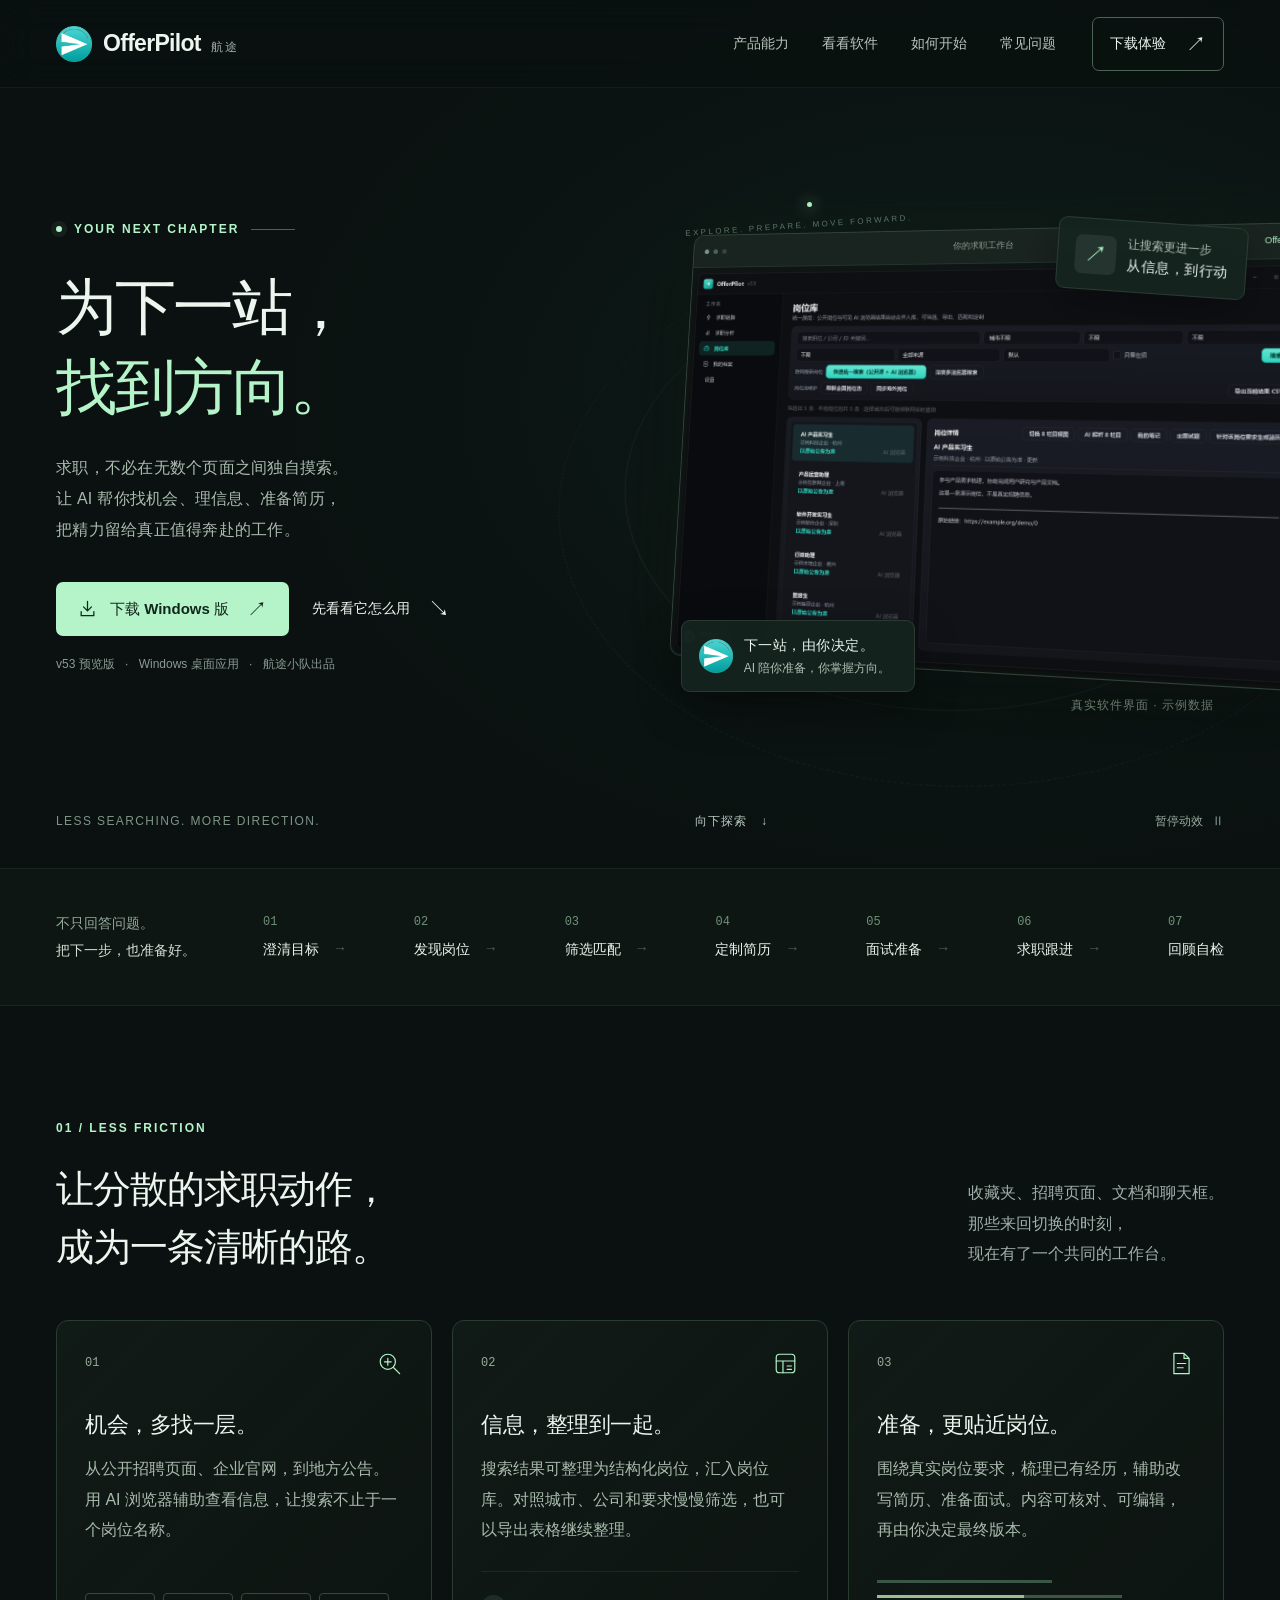
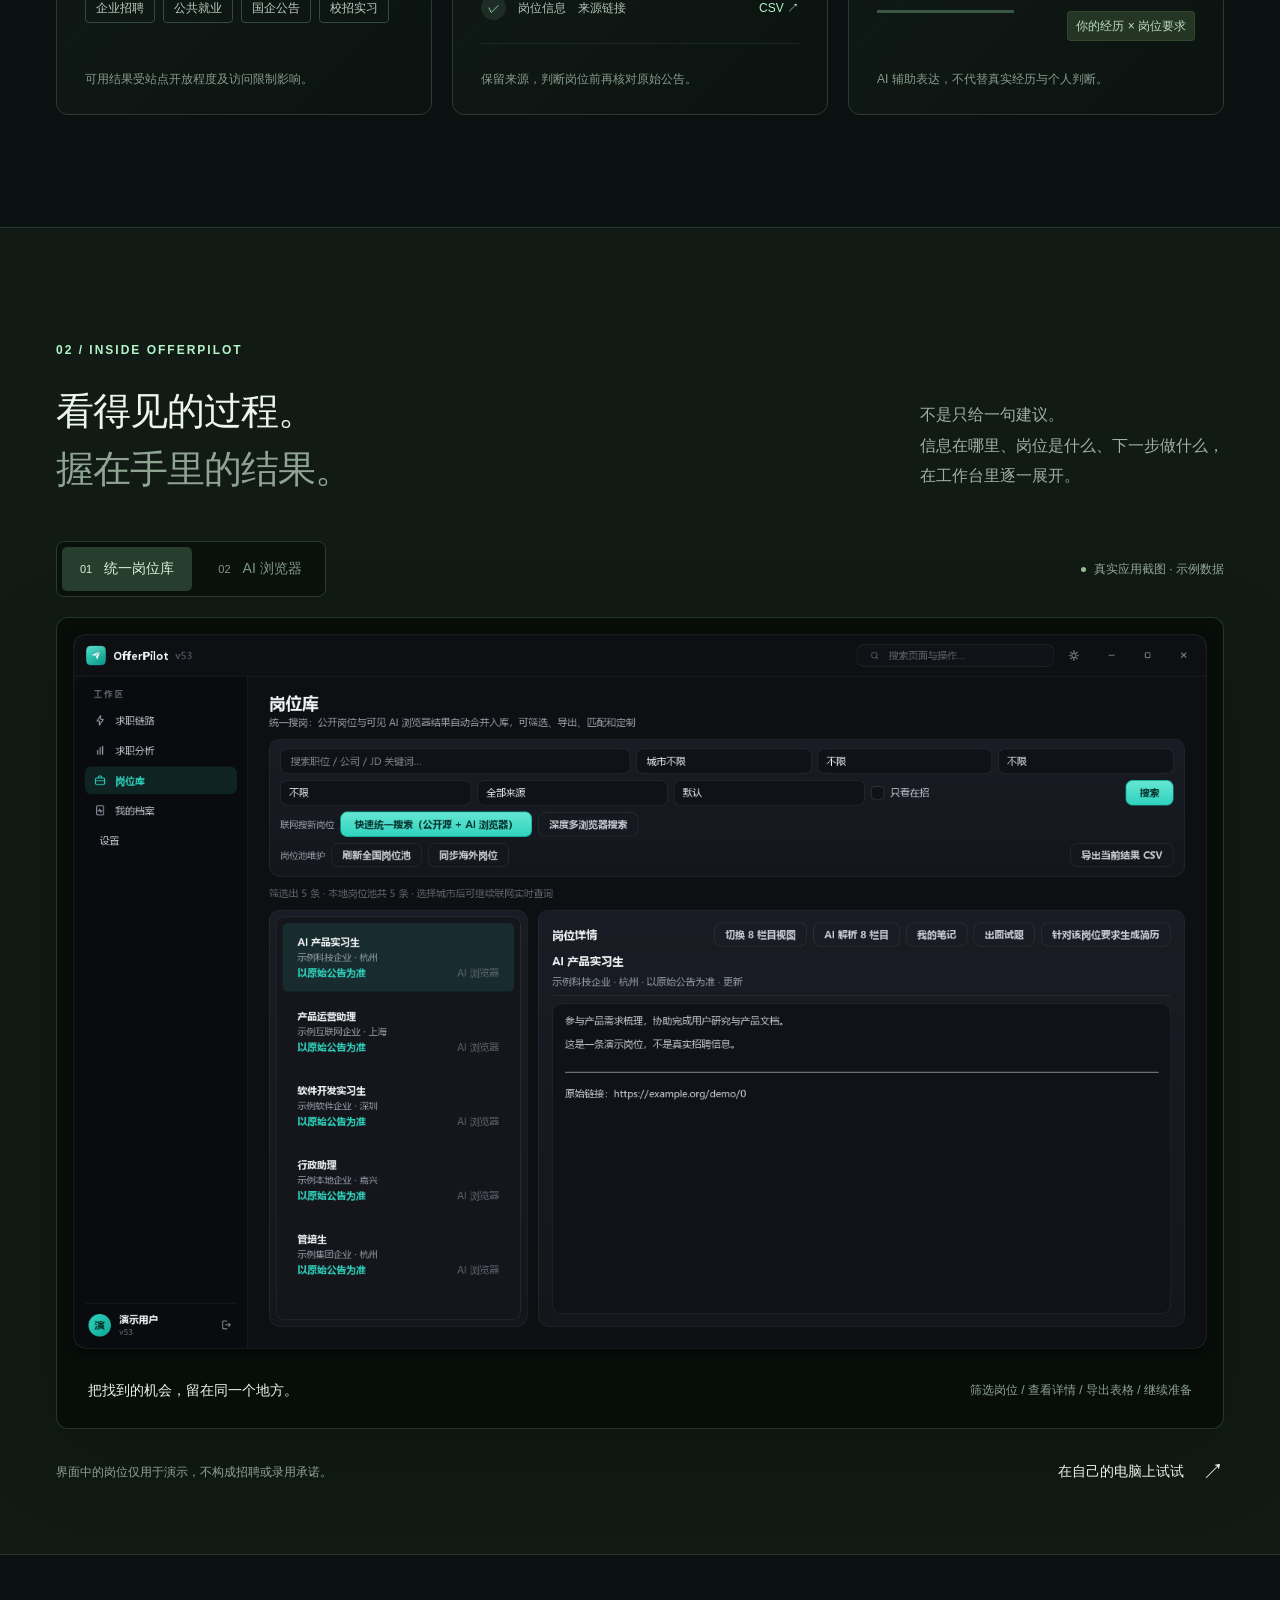
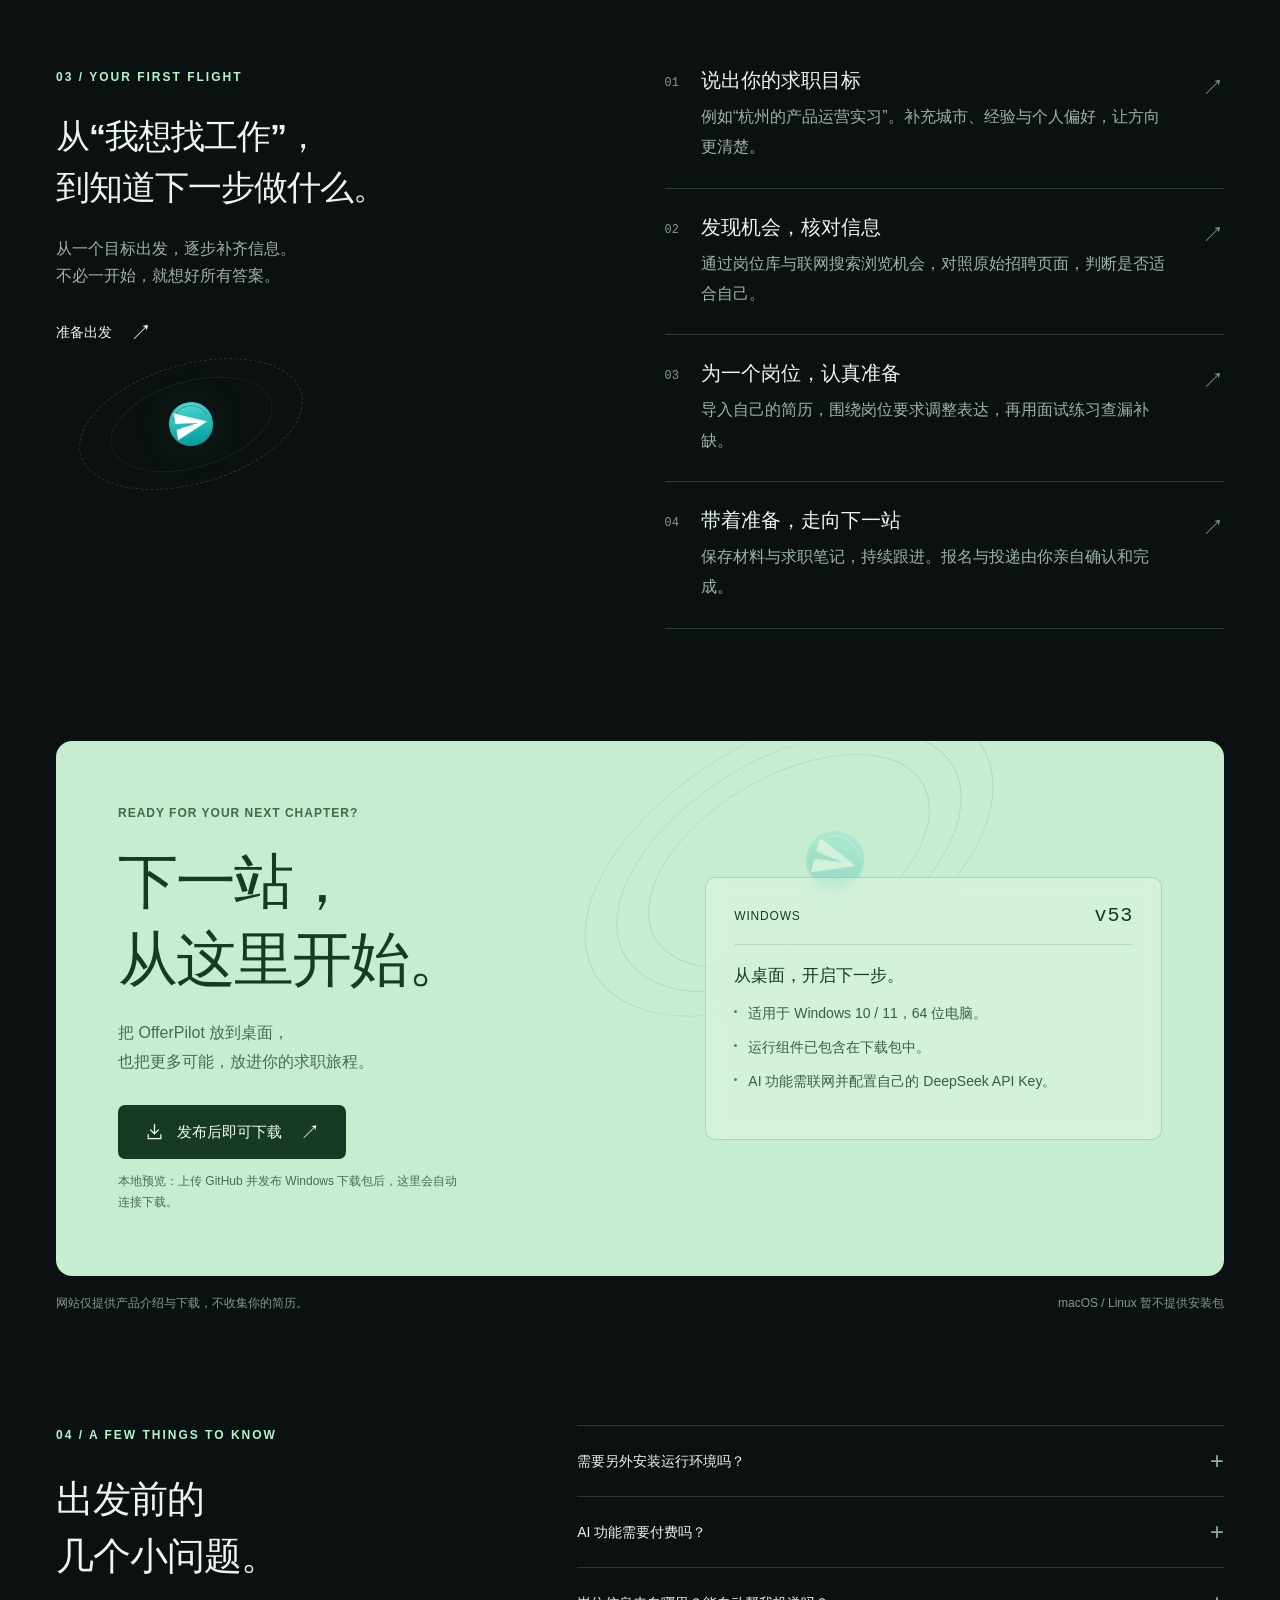
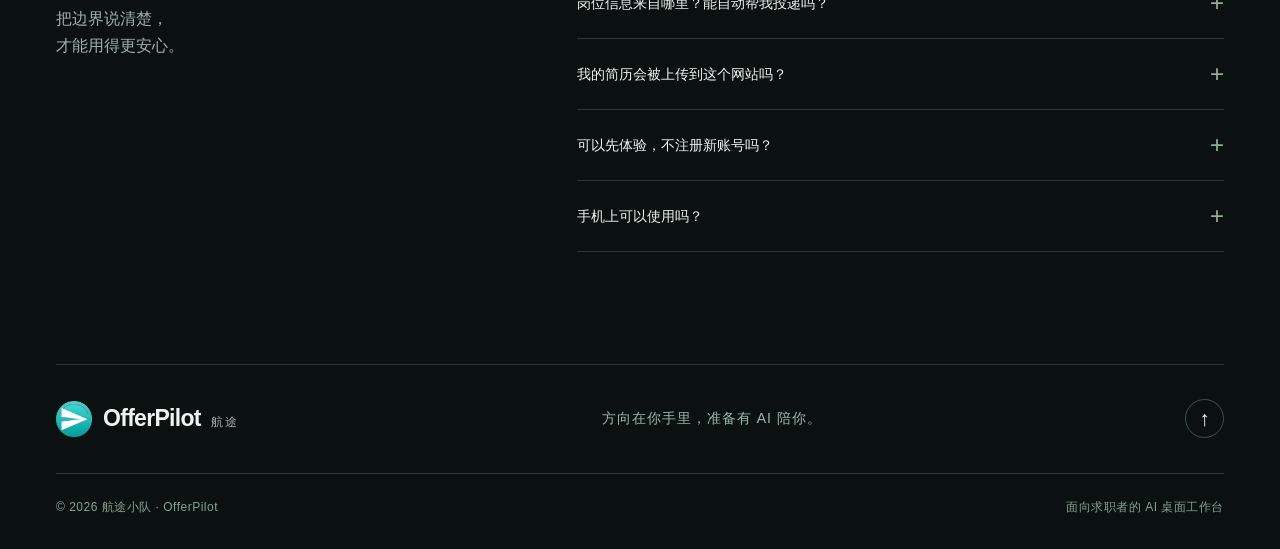
<file: docs/index.html>
<!doctype html>
<html lang="zh-CN">
<head>
  <meta charset="UTF-8">
  <meta name="viewport" content="width=device-width, initial-scale=1">
  <meta name="theme-color" content="#0a1110">
  <meta name="description" content="OfferPilot，航途小队打造的 AI 求职全链路工作台。把岗位发现、信息整理、简历定制与面试准备，放进同一段求职旅程。下载 Windows 桌面预览版。">
  <meta property="og:title" content="OfferPilot · 为下一站，找到方向">
  <meta property="og:description" content="从寻找机会，到准备好自己。一款陪你走过求职全链路的 AI 桌面工作台。">
  <meta property="og:type" content="website">
  <title>OfferPilot 航途 · 为下一站，找到方向</title>
  <link rel="icon" href="assets/favicon.ico">
  <link rel="stylesheet" href="style.css">
  <script src="config.js" defer></script>
  <script src="app.js" defer></script>
</head>
<body>
  <a class="skip-link" href="#main">跳转到正文</a>
  <header class="site-header">
    <div class="nav-wrap container">
      <a class="brand" href="#" aria-label="OfferPilot 首页"><img src="assets/logo.png" width="36" height="36" alt=""><span>OfferPilot<span class="brand-cn">航途</span></span></a>
      <button class="menu-toggle" aria-expanded="false" aria-controls="nav-links" aria-label="打开导航"><span></span><span></span></button>
      <nav id="nav-links" aria-label="主导航">
        <a href="#features">产品能力</a><a href="#inside">看看软件</a><a href="#how">如何开始</a><a href="#faq">常见问题</a>
      </nav>
      <a class="nav-download" href="#download">下载体验 <span aria-hidden="true">↗</span></a>
    </div>
  </header>

  <main id="main">
    <section class="hero container" aria-labelledby="hero-title">
      <div class="hero-copy">
        <p class="eyebrow"><span class="status-dot"></span> YOUR NEXT CHAPTER <span class="eyebrow-line"></span></p>
        <h1 id="hero-title">为下一站，<br><span>找到方向。</span></h1>
        <p class="hero-intro">求职，不必在无数个页面之间独自摸索。<br>让 AI 帮你找机会、理信息、准备简历，<br class="desktop-break">把精力留给真正值得奔赴的工作。</p>
        <div class="hero-actions"><a class="button primary" href="#download"><svg viewBox="0 0 24 24" aria-hidden="true"><path d="M12 3v12m-5-5 5 5 5-5M4 16v5h16v-5"/></svg>下载 Windows 版<span aria-hidden="true">↗</span></a><a class="text-link" href="#inside">先看看它怎么用 <span aria-hidden="true">↘</span></a></div>
        <p class="hero-meta">v53 预览版 <span>·</span> Windows 桌面应用 <span>·</span> 航途小队出品</p>
      </div>
      <div class="hero-visual" aria-label="OfferPilot 岗位库界面预览">
        <div class="orbit orbit-one" aria-hidden="true"></div><div class="orbit orbit-two" aria-hidden="true"></div>
        <div class="orbit-traveller" aria-hidden="true"><span></span></div>
        <div class="coordinate coordinate-top" aria-hidden="true">EXPLORE. PREPARE. MOVE FORWARD.</div>
        <div class="hero-app" data-tilt>
          <div class="window-bar"><div class="window-dots" aria-hidden="true"><i></i><i></i><i></i></div><span>你的求职工作台</span><span class="window-badge">OfferPilot</span></div>
          <img src="assets/product-jobs.png" width="1540" height="980" alt="OfferPilot 真实岗位库界面，左侧筛选岗位，右侧查看详细要求；画面使用示例数据" fetchpriority="high">
        </div>
        <div class="floating-note note-top"><span class="note-icon" aria-hidden="true">↗</span><div><span>让搜索更进一步</span><strong>从信息，到行动</strong></div></div>
        <div class="floating-note note-bottom"><img src="assets/logo.png" width="34" height="34" alt=""><div><strong>下一站，由你决定。</strong><span>AI 陪你准备，你掌握方向。</span></div></div>
        <span class="visual-caption">真实软件界面 · 示例数据</span>
      </div>
      <div class="hero-footer"><span>LESS SEARCHING. MORE DIRECTION.</span><a href="#journey">向下探索 <span aria-hidden="true">↓</span></a><button id="motion-toggle" class="motion-toggle" aria-pressed="false">暂停动效 <span aria-hidden="true">Ⅱ</span></button></div>
    </section>

    <section class="journey" id="journey" aria-label="求职全链路">
      <div class="container journey-inner"><p>不只回答问题。<br><strong>把下一步，也准备好。</strong></p><ol><li><span>01</span>澄清目标</li><li><span>02</span>发现岗位</li><li><span>03</span>筛选匹配</li><li><span>04</span>定制简历</li><li><span>05</span>面试准备</li><li><span>06</span>求职跟进</li><li><span>07</span>回顾自检</li></ol></div>
    </section>

    <section id="features" class="section container">
      <div class="section-heading reveal"><p class="eyebrow">01 / LESS FRICTION</p><div class="heading-row"><h2>让分散的求职动作，<br>成为一条清晰的路。</h2><p>收藏夹、招聘页面、文档和聊天框。<br>那些来回切换的时刻，<br>现在有了一个共同的工作台。</p></div></div>
      <div class="feature-grid">
        <article class="feature-card reveal"><div class="feature-top"><span class="feature-number">01</span><svg viewBox="0 0 32 32" aria-hidden="true"><circle cx="14" cy="14" r="9"/><path d="m21 21 7 7M14 10v8m-4-4h8"/></svg></div><h3>机会，多找一层。</h3><p>从公开招聘页面、企业官网，到地方公告。用 AI 浏览器辅助查看信息，让搜索不止于一个岗位名称。</p><div class="channel-list" aria-label="支持探索的渠道类型"><span>企业招聘</span><span>公共就业</span><span>国企公告</span><span>校招实习</span></div><small>可用结果受站点开放程度及访问限制影响。</small></article>
        <article class="feature-card reveal"><div class="feature-top"><span class="feature-number">02</span><svg viewBox="0 0 32 32" aria-hidden="true"><rect x="5" y="5" width="22" height="22" rx="4"/><path d="M5 13h22M13 13v14m5-8h5m-5 4h5"/></svg></div><h3>信息，整理到一起。</h3><p>搜索结果可整理为结构化岗位，汇入岗位库。对照城市、公司和要求慢慢筛选，也可以导出表格继续整理。</p><div class="mini-record"><span class="mini-check" aria-hidden="true">✓</span><span>岗位信息</span><span>来源链接</span><span class="mini-export">CSV ↗</span></div><small>保留来源，判断岗位前再核对原始公告。</small></article>
        <article class="feature-card reveal"><div class="feature-top"><span class="feature-number">03</span><svg viewBox="0 0 32 32" aria-hidden="true"><path d="M19 4H7v24h18V10l-6-6Zm0 0v6h6M11 16h10m-10 5h7"/></svg></div><h3>准备，更贴近岗位。</h3><p>围绕真实岗位要求，梳理已有经历，辅助改写简历、准备面试。内容可核对、可编辑，再由你决定最终版本。</p><div class="resume-lines" aria-hidden="true"><span></span><span></span><span></span><b>你的经历 × 岗位要求</b></div><small>AI 辅助表达，不代替真实经历与个人判断。</small></article>
      </div>
    </section>

    <section id="inside" class="section showcase">
      <div class="container">
        <div class="section-heading reveal"><p class="eyebrow">02 / INSIDE OFFERPILOT</p><div class="heading-row"><h2>看得见的过程。<br><span class="muted-heading">握在手里的结果。</span></h2><p>不是只给一句建议。<br>信息在哪里、岗位是什么、下一步做什么，<br>在工作台里逐一展开。</p></div></div>
        <div class="showcase-controls reveal"><div class="showcase-tabs" role="tablist" aria-label="产品界面"><button role="tab" id="tab-jobs" aria-selected="true" aria-controls="panel-jobs" tabindex="0">01 <span>统一岗位库</span></button><button role="tab" id="tab-browser" aria-selected="false" aria-controls="panel-browser" tabindex="-1">02 <span>AI 浏览器</span></button></div><span class="sample-label"><span></span>真实应用截图 · 示例数据</span></div>
        <div class="showcase-frame reveal">
          <div id="panel-jobs" role="tabpanel" aria-labelledby="tab-jobs" tabindex="0"><img src="assets/product-jobs.png" loading="lazy" width="1540" height="980" alt="岗位库：在一个页面筛选、浏览岗位详情，继续简历和面试准备"><div class="screen-caption"><strong>把找到的机会，留在同一个地方。</strong><span>筛选岗位 / 查看详情 / 导出表格 / 继续准备</span></div></div>
          <div id="panel-browser" role="tabpanel" aria-labelledby="tab-browser" tabindex="0" hidden><img src="assets/product-browser.png" loading="lazy" width="1540" height="980" alt="AI 浏览器：输入任务、查看执行结果，把岗位信息整理成表格"><div class="screen-caption"><strong>说出目标，让信息收集有迹可循。</strong><span>任务输入 / 浏览过程 / 结构化结果 / 岗位整理</span></div></div>
        </div>
        <div class="showcase-bottom"><span>界面中的岗位仅用于演示，不构成招聘或录用承诺。</span><a class="text-link" href="#download">在自己的电脑上试试 <span aria-hidden="true">↗</span></a></div>
      </div>
    </section>

    <section class="section container how-section" id="how">
      <div class="how-intro reveal"><p class="eyebrow">03 / YOUR FIRST FLIGHT</p><h2>从“我想找工作”，<br>到知道下一步做什么。</h2><p>从一个目标出发，逐步补齐信息。<br>不必一开始，就想好所有答案。</p><a class="text-link" href="#download">准备出发 <span aria-hidden="true">↗</span></a><div class="flight-mark" aria-hidden="true"><span></span><img src="assets/logo.png" width="72" height="72" alt=""></div></div>
      <ol class="step-list">
        <li class="reveal"><span class="step-index">01</span><div><h3>说出你的求职目标</h3><p>例如“杭州的产品运营实习”。补充城市、经验与个人偏好，让方向更清楚。</p></div><span class="step-arrow" aria-hidden="true">↗</span></li>
        <li class="reveal"><span class="step-index">02</span><div><h3>发现机会，核对信息</h3><p>通过岗位库与联网搜索浏览机会，对照原始招聘页面，判断是否适合自己。</p></div><span class="step-arrow" aria-hidden="true">↗</span></li>
        <li class="reveal"><span class="step-index">03</span><div><h3>为一个岗位，认真准备</h3><p>导入自己的简历，围绕岗位要求调整表达，再用面试练习查漏补缺。</p></div><span class="step-arrow" aria-hidden="true">↗</span></li>
        <li class="reveal"><span class="step-index">04</span><div><h3>带着准备，走向下一站</h3><p>保存材料与求职笔记，持续跟进。报名与投递由你亲自确认和完成。</p></div><span class="step-arrow" aria-hidden="true">↗</span></li>
      </ol>
    </section>

    <section id="download" class="download-section container">
      <div class="download-card reveal">
        <div class="download-decoration" aria-hidden="true"><span></span><span></span><span></span><img src="assets/logo.png" width="112" height="112" alt=""></div>
        <div class="download-copy"><p class="eyebrow">READY FOR YOUR NEXT CHAPTER?</p><h2>下一站，<br>从这里开始。</h2><p>把 OfferPilot 放到桌面，<br>也把更多可能，放进你的求职旅程。</p>
          <a id="download-button" class="button download-button" href="#download-help" aria-describedby="download-status"><svg viewBox="0 0 24 24" aria-hidden="true"><path d="M12 3v12m-5-5 5 5 5-5M4 16v5h16v-5"/></svg><span id="download-label">查看下载说明</span><span aria-hidden="true">↗</span></a>
          <p id="download-status" class="download-status" role="status">正在检查 Windows 下载包…</p>
          <noscript><p>请启用 JavaScript，或前往 GitHub 发行页下载 Windows 版。</p></noscript>
        </div>
        <div class="download-details" id="download-help"><div class="download-version"><span>WINDOWS</span><strong id="version-label">v53</strong></div><h3>从桌面，开启下一步。</h3><ul><li>适用于 Windows 10 / 11，64 位电脑。</li><li id="install-hint">运行组件已包含在下载包中。</li><li>AI 功能需联网并配置自己的 DeepSeek API Key。</li></ul><a id="release-link" class="release-link" hidden target="_blank" rel="noopener noreferrer">查看版本 <span aria-hidden="true">↗</span></a></div>
      </div>
      <div class="download-footnote"><span>网站仅提供产品介绍与下载，不收集你的简历。</span><span>macOS / Linux 暂不提供安装包</span></div>
    </section>

    <section id="faq" class="section container faq-section">
      <div class="faq-heading reveal"><p class="eyebrow">04 / A FEW THINGS TO KNOW</p><h2>出发前的<br>几个小问题。</h2><p>把边界说清楚，<br>才能用得更安心。</p></div>
      <div class="faq-list reveal">
        <details><summary>需要另外安装运行环境吗？<span aria-hidden="true">+</span></summary><div><p>运行所需组件已包含在安装包中。</p></div></details>
        <details><summary>AI 功能需要付费吗？<span aria-hidden="true">+</span></summary><div><p>此页面提供软件预览版下载，不代售模型服务。AI 分析、简历生成等功能需要你在设置中填写自己的 DeepSeek API Key，费用和可用额度以模型服务商为准。额度不足时，相关 AI 功能会无法运行。</p></div></details>
        <details><summary>岗位信息来自哪里？能自动帮我投递吗？<span aria-hidden="true">+</span></summary><div><p>产品通过公开招聘信息和浏览器辅助搜索收集岗位。可获取的范围取决于站点是否开放、登录限制、网络情况等，不承诺覆盖所有城市的全部岗位。请以原始招聘公告为准；报名、上传材料和投递需要你自行确认完成。</p></div></details>
        <details><summary>我的简历会被上传到这个网站吗？<span aria-hidden="true">+</span></summary><div><p>不会。这是静态宣传与下载网站，没有简历上传入口。桌面软件中的材料在本机保存；使用 AI 生成或分析时，相关简历文字、岗位要求和提示内容会发送给你配置的模型服务。请先脱敏，避免输入不必要的敏感信息。</p></div></details>
        <details><summary>可以先体验，不注册新账号吗？<span aria-hidden="true">+</span></summary><div><p>v53 提供演示登录：账号 <code>demo</code>，密码 <code>demo1234</code>（中间没有空格）。演示账号不包含可共享的模型 Key。正式使用自己的资料时，建议创建个人账号；此网站本身无需注册。</p></div></details>
        <details><summary>手机上可以使用吗？<span aria-hidden="true">+</span></summary><div><p>你可以在手机上浏览这个网站。当前下载文件是 Windows 桌面版，不能直接在 Android、iPhone、macOS 或 Linux 上运行。请在 Windows 电脑上下载和安装。</p></div></details>
      </div>
    </section>
  </main>

  <footer class="site-footer container"><div class="footer-top"><a class="brand" href="#"><img src="assets/logo.png" width="36" height="36" alt=""><span>OfferPilot<span class="brand-cn">航途</span></span></a><p>方向在你手里，准备有 AI 陪你。</p><a href="#" class="back-top" aria-label="回到顶部">↑</a></div><div class="footer-bottom"><span>© <span id="year">2026</span> 航途小队 · OfferPilot</span><span>面向求职者的 AI 桌面工作台</span><a id="github-link" hidden target="_blank" rel="noopener noreferrer">GitHub ↗</a></div></footer>
</body>
</html>
</file>
<file: docs/style.css>
@charset "UTF-8";
:root{--bg:#0a1110;--surface:#101a18;--ink:#edf5ef;--muted:#a0afa8;--line:#26352f;--mint:#b5f4c9;--teal:#39d7bf;--ease:cubic-bezier(.2,.65,.25,1);color-scheme:dark;font-family:Inter,"Segoe UI","Microsoft YaHei UI","Microsoft YaHei","PingFang SC",sans-serif;font-synthesis:none}
*{box-sizing:border-box}html{scroll-behavior:smooth;scroll-padding-top:105px}body{margin:0;background:var(--bg);color:var(--ink);font-size:16px;line-height:1.7;-webkit-font-smoothing:antialiased;overflow-x:clip}body::before{content:"";position:absolute;inset:0 0 auto;height:1060px;pointer-events:none;background:radial-gradient(ellipse at 77% 38%,#1b44382e,transparent 53%);z-index:-1}a{color:inherit;text-decoration:none}button{font:inherit;color:inherit;cursor:pointer}button,a{-webkit-tap-highlight-color:transparent}button:focus-visible,a:focus-visible,summary:focus-visible,[tabindex]:focus-visible{outline:2px solid var(--teal);outline-offset:6px}button:disabled{cursor:default}img{display:block;max-width:100%;height:auto}svg{width:24px;height:24px;fill:none;stroke:currentColor;stroke-width:1.6;stroke-linecap:round;stroke-linejoin:round;flex-shrink:0}p,h1,h2,h3{margin:0}h1,h2,h3{font-weight:600;line-height:1.3}button{border:0}::selection{background:#b5f4c9;color:#10221a}[hidden]{display:none!important}.container{width:min(1280px,calc(100% - 112px));margin-inline:auto}.skip-link{position:fixed;top:-80px;left:16px;background:var(--mint);color:var(--bg);padding:12px 20px;z-index:100}.skip-link:focus{top:16px}
.site-header{height:88px;position:relative;z-index:20;border-bottom:1px solid #ffffff0c;background:#0a1110c9;backdrop-filter:blur(18px)}.nav-wrap{height:100%;display:flex;align-items:center;gap:36px}.brand{display:flex;align-items:center;gap:11px;white-space:nowrap;font-size:23px;font-weight:650;letter-spacing:-.7px}.brand img{border-radius:11px}.brand-cn{font-size:12px;letter-spacing:2px;font-weight:500;color:var(--muted);margin-left:10px}.nav-wrap nav{display:flex;align-items:center;gap:33px;margin-left:auto;font-size:14px;color:#b8c3bd}.nav-wrap nav a:hover{color:var(--mint)}.nav-download{font-size:14px;border:1px solid #4b6355;border-radius:7px;padding:9px 17px;display:flex;align-items:center;gap:20px;transition:background .2s}.nav-download:hover{background:#b5f4c915}.nav-download span{font-size:20px}.menu-toggle{display:none}
.hero{min-height:780px;display:grid;grid-template-columns:1.02fr 1fr;align-items:center;position:relative;padding-top:40px;padding-bottom:102px;gap:26px}.hero-copy{position:relative;z-index:3}.eyebrow{font-size:11px;letter-spacing:2px;font-weight:600;display:flex;align-items:center;gap:12px;line-height:1.7;color:var(--mint)}.status-dot{width:6px;height:6px;border-radius:50%;background:var(--mint);box-shadow:0 0 0 5px #b5f4c910}.eyebrow-line{width:44px;height:1px;background:#456652}.hero h1{font-size:clamp(46px,4.8vw,70px);line-height:1.3;letter-spacing:-2.4px;margin:28px 0 25px;font-weight:650}.hero h1>span{color:var(--mint)}.hero-intro{color:#aabbae;font-size:16px;line-height:1.95;letter-spacing:.25px}.hero-actions{display:flex;align-items:center;gap:23px;margin-top:36px}.button{display:inline-flex;align-items:center;justify-content:center;gap:13px;min-height:54px;padding:12px 22px;border-radius:7px;font-size:15px;font-weight:600;line-height:1.4;transition:background .25s,transform .25s;white-space:nowrap}.button:hover{transform:translateY(-3px)}.button>span:last-child:not(:first-child){margin-left:5px;font-size:20px;font-weight:400}.primary{background:var(--mint);color:#11271b}.primary:hover{background:#cffada}.button svg{width:19px;height:19px}.text-link{font-size:14px;display:inline-flex;align-items:center;gap:18px;white-space:nowrap}.text-link>span{font-size:22px;transition:transform .25s}.text-link:hover>span{transform:translate(3px,-3px)}.hero-meta{font-size:11px;color:#8a9b92;margin-top:18px}.hero-meta span{margin:0 7px}.hero-visual{position:relative;min-width:0;min-height:480px;display:flex;align-items:center;perspective:1300px}.hero-app{width:114%;flex-shrink:0;border:1px solid #63897565;border-radius:12px;overflow:hidden;background:#101615;box-shadow:0 32px 80px #0006,0 0 85px #55976914;transform:rotateY(-13deg) rotateX(6deg) rotateZ(1deg);transition:transform .65s var(--ease);position:relative;z-index:2}.hero-app img{width:100%}.window-bar{display:flex;align-items:center;justify-content:space-between;height:35px;padding:0 12px;font-size:9px;color:#90a297;background:#19231f;border-bottom:1px solid #354e4066}.window-dots{display:flex;gap:5px}.window-dots i{width:5px;height:5px;background:#789788;border-radius:50%}.window-dots i:nth-child(2){opacity:.55}.window-dots i:nth-child(3){opacity:.3}.window-badge{color:var(--mint)}.orbit{position:absolute;width:640px;height:640px;left:-5%;top:-75px;border:1px solid #779a7f1a;border-radius:50%;transform:rotateX(49deg) rotateZ(-27deg);pointer-events:none}.orbit-two{width:780px;height:780px;left:-16%;top:-143px;border-style:dashed;border-color:#779a7f15}.orbit-traveller{position:absolute;width:570px;height:570px;left:1%;top:-34px;border-radius:50%;animation:orbit 27s linear infinite;pointer-events:none}.orbit-traveller span{position:absolute;top:5%;left:25%;height:5px;width:5px;border-radius:50%;background:var(--mint);box-shadow:0 0 15px var(--mint)}.coordinate{position:absolute;top:12px;left:26px;font-size:8px;letter-spacing:2.4px;color:#65796a;transform:rotate(-4deg)}.floating-note{position:absolute;z-index:4;display:flex;align-items:center;gap:11px;padding:13px 17px;background:#15241eef;backdrop-filter:blur(16px);border:1px solid #506b545c;border-radius:9px;box-shadow:0 16px 45px #0005;animation:float 7s var(--ease) infinite}.floating-note strong{display:block;font-size:13px;font-weight:500;letter-spacing:.5px}.floating-note div>span{display:block;font-size:10px;color:#afc1b4}.note-top{right:-4%;top:30px;transform:rotate(4deg)}.note-top .note-icon{color:var(--mint);font-size:23px;background:#b5f4c916;padding:0 9px;border-radius:7px}.note-bottom{left:22px;bottom:14px;animation-delay:-3s;padding-right:24px}.note-bottom img{border-radius:9px}.visual-caption{position:absolute;bottom:-28px;right:10px;color:#8b9f91;font-size:10px;letter-spacing:1px}.hero-footer{position:absolute;bottom:29px;left:0;right:0;display:flex;align-items:center;justify-content:space-between;color:#7e9487;font-size:10px;letter-spacing:1.8px}.hero-footer>a{color:#b9c9bf;font-size:12px;display:flex;gap:14px;letter-spacing:1px}.motion-toggle{background:transparent;font-size:11px;color:#97aa9e;padding:8px 0 8px 12px;letter-spacing:0}.motion-toggle span{margin-left:6px}
.journey{border-block:1px solid #2b3c3170;background:#10191499}.journey-inner{display:flex;align-items:center;gap:38px;min-height:136px}.journey-inner>p{font-size:13px;color:#95a99b;min-width:169px;line-height:1.9}.journey-inner strong{color:#d3e0d6;font-weight:500}.journey ol{padding:0;margin:0;list-style:none;display:flex;justify-content:space-between;flex:1;gap:24px}.journey li{font-size:13px;white-space:nowrap;position:relative}.journey li:not(:last-child)::after{content:"→";position:absolute;left:calc(100% + 14px);bottom:1px;color:#4c6555}.journey li span{display:block;font-size:10px;color:#71917a;margin-bottom:5px;font-family:Consolas,monospace}
.section{padding-block:112px}.section-heading{margin-bottom:44px}.section-heading .eyebrow{margin-bottom:22px}.heading-row{display:flex;align-items:flex-end;justify-content:space-between;gap:40px}.heading-row h2,.how-intro h2,.faq-heading h2{font-size:clamp(28px,3vw,42px);line-height:1.5;letter-spacing:-1px}.heading-row>p{font-size:14px;color:var(--muted);line-height:1.9;max-width:330px;padding-bottom:6px}.feature-grid{display:grid;grid-template-columns:repeat(3,1fr);gap:20px}.feature-card{position:relative;border:1px solid #2a3b30;background:linear-gradient(135deg,#19251e77,#10191344);border-radius:12px;padding:29px 28px 24px;overflow:hidden;transition:border-color .3s,transform .3s}.feature-card:hover{border-color:#607a5f;transform:translateY(-5px)}.feature-top{display:flex;align-items:center;justify-content:space-between;margin-bottom:34px;color:var(--mint)}.feature-number{font-size:11px;font-family:Consolas,monospace;color:#96ac99}.feature-top svg{height:27px;width:27px;stroke-width:1.4}.feature-card h3{font-size:22px;font-weight:500;margin-bottom:15px;letter-spacing:-.5px}.feature-card>p{font-size:14px;color:#a9bbad;line-height:1.9}.feature-card small{font-size:11px;color:#879c8c;display:block;margin-top:25px}.channel-list{display:flex;flex-wrap:wrap;gap:8px;margin-top:26px;min-height:73px;align-content:center}.channel-list span{font-size:11px;border:1px solid #344b39;padding:4px 10px;border-radius:4px;color:#bacdbe}.mini-record{height:73px;margin-top:26px;display:flex;align-items:center;gap:12px;border-block:1px solid #32453466;font-size:10px;color:#afc4b6}.mini-check{background:#a8ecc519;color:var(--mint);height:25px;width:25px;display:grid;place-items:center;border-radius:50%}.mini-export{margin-left:auto;color:var(--mint)}.resume-lines{height:73px;margin-top:26px;position:relative;padding-top:9px}.resume-lines>span{height:3px;background:#3a5645;display:block;width:55%;margin-bottom:12px}.resume-lines>span:nth-child(2){width:77%;background:linear-gradient(to right,#9dbd94 60%,#3a5645 60%)}.resume-lines>span:nth-child(3){width:43%}.resume-lines>b{font-size:10px;font-weight:400;position:absolute;right:0;bottom:3px;color:#bddcc0;border:1px solid #5a745440;background:#243623;border-radius:4px;padding:4px 8px}
.showcase{background:#111a15;border-block:1px solid #26372c;padding-bottom:63px}.muted-heading{color:#8fa492}.showcase-controls{display:flex;align-items:center;justify-content:space-between;margin:38px 0 20px;gap:15px}.showcase-tabs{display:flex;gap:8px;padding:5px;background:#0a110d;border:1px solid #293b2d;border-radius:8px}.showcase-tabs button{background:transparent;border-radius:5px;font-size:11px;color:#7d9786;padding:10px 18px}.showcase-tabs button>span{margin-left:9px;font-size:13px}.showcase-tabs button[aria-selected=true]{background:#273d2e;color:#d7f3d9}.sample-label{font-size:11px;color:#91a798;display:flex;align-items:center;gap:8px}.sample-label>span{width:5px;height:5px;background:#9abc91;border-radius:50%}.showcase-frame{background:#070e0a;border:1px solid #42604580;border-radius:12px;overflow:hidden;padding:6px;box-shadow:0 25px 90px #0003}.showcase-frame img{border-radius:7px;width:100%;height:auto}.screen-caption{padding:20px 25px;display:flex;align-items:center;justify-content:space-between;gap:20px}.screen-caption strong{font-size:14px;font-weight:500}.screen-caption>span{font-size:11px;color:#8fa392}.showcase-bottom{display:flex;align-items:center;justify-content:space-between;gap:20px;margin-top:24px}.showcase-bottom>span{font-size:11px;color:#8fa493}.showcase-bottom .text-link{font-size:12px}
.how-section{display:grid;grid-template-columns:1fr 1.1fr;gap:100px}.how-intro .eyebrow,.faq-heading .eyebrow{margin-bottom:24px}.how-intro h2{font-size:34px}.how-intro>p:not(.eyebrow){color:var(--muted);font-size:14px;margin:22px 0 25px}.flight-mark{height:145px;position:relative;width:270px;display:flex;align-items:center;justify-content:center}.flight-mark span{position:absolute;height:120px;width:230px;border:1px dashed #4c6a4b77;border-radius:50%;transform:rotate(-16deg)}.flight-mark::after{content:"";width:165px;height:85px;border:1px solid #456d4733;border-radius:50%;position:absolute;transform:rotate(-16deg)}.flight-mark img{width:44px;border-radius:12px;transform:rotate(-10deg);animation:float 8s var(--ease) infinite;box-shadow:0 0 40px #5fffbd17}.step-list{list-style:none;margin:0;padding:0}.step-list li{display:flex;gap:22px;padding:25px 0;border-bottom:1px solid #2a3d2e}.step-list li:first-child{padding-top:0}.step-index{color:#849c88;font-size:12px;padding-top:6px;font-family:Consolas,monospace}.step-list h3{font-size:20px;font-weight:500;margin-bottom:9px}.step-list p{font-size:13px;color:#9db3a3;line-height:1.9}.step-arrow{color:#719d7a;font-size:22px;margin-left:10px;padding-top:2px}
.download-section{scroll-margin-top:35px}.download-card{background:#c7edd1;color:#173a24;border-radius:16px;padding:62px;display:grid;grid-template-columns:1.1fr 1fr;gap:85px;position:relative;overflow:hidden}.download-copy{position:relative;z-index:2}.download-copy .eyebrow{color:#3d6d49;font-size:10px;letter-spacing:1.7px}.download-copy h2{font-size:60px;line-height:1.3;letter-spacing:-2px;margin:20px 0}.download-copy>p:not(.eyebrow){font-size:14px;color:#476b4d;line-height:1.8}.download-button{background:#173a24;color:#f0faed;margin-top:28px;padding-inline:21px;min-width:228px}.download-button:hover{background:#285337}.download-copy .download-status{font-size:11px!important;margin-top:12px;min-height:20px;max-width:350px;overflow-wrap:anywhere}.download-details{background:#eefde756;border:1px solid #42784a40;border-radius:10px;padding:28px;z-index:2;align-self:center;backdrop-filter:blur(8px)}.download-version{display:flex;align-items:center;justify-content:space-between;padding-bottom:18px;border-bottom:1px solid #477a4e30;font-size:10px;letter-spacing:1.3px}.download-version strong{font-size:20px;line-height:1;font-family:Consolas,monospace;font-weight:400}.download-details h3{font-size:17px;font-weight:600;margin-top:20px}.download-details ul{font-size:12px;line-height:1.85;list-style:none;padding:0;margin:14px 0 16px}.download-details li{position:relative;padding-left:14px;margin-top:8px;color:#385d40}.download-details li::before{content:"";position:absolute;left:0;top:9px;width:3px;height:3px;background:#5b815c;border-radius:50%}.download-honesty{font-size:11px;color:#406548;border-top:1px solid #477a4e30;padding-top:14px}.release-link{font-size:12px;display:inline-flex;gap:16px;margin-top:14px;text-decoration:underline;text-underline-offset:4px}.download-decoration{position:absolute;width:450px;height:450px;right:18%;top:-105px;pointer-events:none;opacity:.23}.download-decoration>span{position:absolute;inset:0;border-radius:50%;border:1px solid #62926b;transform:rotate(-30deg) scaleY(.55)}.download-decoration>span:nth-child(2){inset:35px}.download-decoration>span:nth-child(3){inset:70px}.download-decoration img{position:absolute;right:150px;top:195px;width:58px;border-radius:13px;transform:rotate(15deg)}.download-footnote{display:flex;justify-content:space-between;gap:20px;margin-top:17px;color:#839b8b;font-size:11px}
.faq-section{display:grid;grid-template-columns:.8fr 1.2fr;gap:90px}.faq-heading>p:not(.eyebrow){color:var(--muted);font-size:14px;margin-top:20px}.faq-list details{border-bottom:1px solid #2a3a2f}.faq-list details:first-child{border-top:1px solid #2a3a2f}.faq-list summary{display:flex;justify-content:space-between;align-items:center;gap:30px;list-style:none;cursor:pointer;padding:23px 0;font-size:15px;font-weight:500}.faq-list summary::-webkit-details-marker{display:none}.faq-list summary>span{font-size:24px;font-weight:300;color:#92b296;line-height:1;transition:transform .2s;flex-shrink:0}.faq-list details[open] summary>span{transform:rotate(45deg)}.faq-list details>div{padding-bottom:25px;font-size:13px;color:#a9bbad;line-height:1.95}.faq-list code{font-family:Consolas,monospace;background:#263a2e;padding:3px 7px;border-radius:4px;color:#d0ecd7}
.site-footer{padding:0 0 32px}.footer-top{border-block:1px solid #293b2d;display:flex;align-items:center;justify-content:space-between;padding-block:34px;gap:20px}.footer-top>p{font-size:14px;letter-spacing:1px;color:#a0b7a7}.back-top{display:grid;place-items:center;height:39px;width:39px;border:1px solid #3c5540;border-radius:50%;font-size:21px}.back-top:hover{background:#28452f}.footer-bottom{display:flex;justify-content:space-between;gap:22px;margin-top:23px;font-size:10px;color:#87a08e;letter-spacing:.5px}.footer-bottom a{margin-left:auto}
@keyframes float{0%,100%{translate:0 0}50%{translate:0 -10px}}@keyframes orbit{to{rotate:360deg}}.reveal{opacity:1;transform:none}.motion-ready .reveal{transition:opacity .75s var(--ease),translate .75s var(--ease)}.motion-ready .reveal:not(.is-visible){opacity:0;translate:0 24px}.motion-ready .feature-card:nth-child(2){transition-delay:.08s}.motion-ready .feature-card:nth-child(3){transition-delay:.16s}.motion-paused *,.motion-paused *::before,.motion-paused *::after{animation-play-state:paused!important;scroll-behavior:auto!important}.motion-paused .reveal{opacity:1!important;translate:none!important}.motion-paused .hero-app{transform:rotateY(-13deg) rotateX(6deg) rotateZ(1deg)!important}
@media(min-width:1600px){.hero{min-height:830px}.hero h1{font-size:76px}.hero-visual{min-height:500px}}
@media(max-width:1190px){.container{width:calc(100% - 72px)}.nav-wrap{gap:23px}.nav-wrap nav{gap:20px}.hero{min-height:730px;grid-template-columns:1.07fr 1fr;gap:8px}.hero h1{font-size:58px}.hero-actions{gap:18px;flex-wrap:wrap}.hero-visual{min-height:400px}.hero-app{width:109%}.note-top{top:7px;right:-2%}.note-bottom{bottom:1px;left:0}.hero-intro{font-size:15px}.journey-inner{gap:24px}.journey ol{gap:16px}.journey li{font-size:12px}.journey li:not(:last-child)::after{left:calc(100% + 7px)}.journey-inner>p{min-width:149px;font-size:12px}.feature-card{padding:24px 20px}.feature-card h3{font-size:20px}.channel-list{gap:6px}.channel-list span{padding-inline:7px}.mini-record{gap:7px}.how-section,.faq-section{gap:55px}.download-card{padding:44px;gap:42px}.download-copy h2{font-size:53px}.download-details{padding:24px}.screen-caption{padding:17px 16px}}
@media(max-width:900px){.brand-cn{display:none}.nav-wrap nav{gap:16px;font-size:12px}.brand{font-size:21px}.hero{grid-template-columns:1fr;padding-top:62px;padding-bottom:88px;text-align:center;gap:38px;min-height:0}.hero-copy .eyebrow{justify-content:center}.hero h1{font-size:62px}.hero-actions{justify-content:center;margin-top:28px}.hero-intro br.desktop-break{display:none}.hero-visual{width:80%;margin:auto;min-height:0;padding-block:34px}.hero-app{width:100%;transform:rotateY(-7deg) rotateX(5deg) rotateZ(-1deg)}.orbit{width:550px;height:550px;top:-88px;left:0}.orbit-two{width:630px;height:630px;top:-120px;left:-5%}.orbit-traveller{width:440px;height:440px;top:-10px}.note-top{right:-6%;top:-6px}.note-bottom{bottom:3px;left:-6%}.coordinate{display:none}.visual-caption{bottom:-20px;right:0}.hero-footer{bottom:22px}.hero-footer>span{font-size:9px;letter-spacing:1px}.journey-inner{flex-direction:column;align-items:flex-start;padding-block:25px;gap:22px}.journey-inner>p br{display:none}.journey-inner>p strong{margin-left:10px}.journey ol{width:100%;gap:18px}.journey li{font-size:13px}.journey li:not(:last-child)::after{left:calc(100% + 15px)}.section{padding-block:80px}.heading-row{align-items:flex-start;gap:30px}.heading-row h2{font-size:31px}.heading-row>p{font-size:12px}.feature-grid{gap:13px}.feature-card{padding:23px 18px}.feature-card h3{font-size:19px}.feature-card>p{font-size:13px}.feature-card small{font-size:10px}.feature-top{margin-bottom:28px}.mini-record{flex-wrap:wrap;gap:5px}.mini-export{margin-left:3px}.how-section{gap:42px}.how-intro h2{font-size:27px}.step-list h3{font-size:17px}.step-list li{gap:15px}.step-arrow{margin-left:0}.download-card{padding:37px;gap:28px;grid-template-columns:1fr 1.08fr}.download-copy h2{font-size:49px}.download-copy .eyebrow{font-size:8px}.download-details{padding:20px}.download-details li{font-size:11px}.download-copy .download-status{font-size:10px!important}.faq-section{grid-template-columns:.7fr 1.3fr;gap:45px}.faq-list summary{font-size:14px;gap:15px}.footer-top>p{font-size:12px}}
@media(max-width:680px){html{scroll-padding-top:24px}.container{width:calc(100% - 40px)}.site-header{height:73px}.nav-wrap{gap:14px}.brand{font-size:21px;gap:9px}.brand img{width:31px;height:31px;border-radius:9px}.nav-download{padding:7px 11px;font-size:11px;gap:8px;margin-left:auto}.nav-download span{font-size:16px}.menu-toggle{display:flex;align-items:center;justify-content:center;flex-direction:column;gap:5px;background:transparent;padding:10px 0 10px 7px;width:29px;order:3}.menu-toggle>span{width:20px;height:1px;background:#d4e5d8;transition:transform .2s}.menu-toggle[aria-expanded=true]>span:first-child{transform:translateY(3px) rotate(45deg)}.menu-toggle[aria-expanded=true]>span:last-child{transform:translateY(-3px) rotate(-45deg)}.nav-wrap nav{display:none;position:absolute;top:73px;left:0;right:0;padding:18px 25px 25px;background:#101c15;border-bottom:1px solid #36533d;box-shadow:0 20px 40px #0004;flex-direction:column;align-items:flex-start;gap:0;font-size:15px}.nav-wrap nav.is-open{display:flex}.nav-wrap nav a{padding:10px 0;width:100%}.hero{padding-top:49px;padding-bottom:77px;gap:43px}.hero .eyebrow{font-size:9px;letter-spacing:1.7px}.eyebrow-line{width:30px}.hero h1{font-size:clamp(41px,12vw,61px);letter-spacing:-1.9px;margin-top:22px;margin-bottom:20px}.hero-intro{font-size:13px;line-height:1.95;letter-spacing:0}.hero-intro br{display:none}.hero-intro{max-width:330px;margin:auto}.hero-actions{gap:17px;margin-top:27px;flex-direction:column}.hero-actions .button{min-height:49px;padding:12px 20px;font-size:13px;min-width:220px}.hero-actions .text-link{font-size:12px;gap:12px}.hero-meta{font-size:9px;margin-top:16px}.hero-meta span{margin:0 4px}.hero-visual{width:93%;padding-block:22px}.hero-app{border-radius:7px}.window-bar{height:23px;padding-inline:8px;font-size:6px}.window-dots i{width:3px;height:3px}.window-dots{gap:3px}.floating-note{border-radius:7px;padding:9px 11px;gap:7px}.floating-note strong{font-size:9px;letter-spacing:0}.floating-note div>span{font-size:7px}.note-top .note-icon{font-size:17px;padding-inline:6px;border-radius:5px}.note-top{right:-4%;top:-2px}.note-bottom{bottom:3px;left:-3%}.note-bottom img{width:25px;height:25px;border-radius:7px}.orbit{width:370px;height:370px;left:-6%;top:-73px}.orbit-two{width:440px;height:440px;left:-17%;top:-112px}.orbit-traveller{width:270px;height:270px;top:-20px;left:10%}.visual-caption{font-size:8px;bottom:-13px}.hero-footer{bottom:17px}.hero-footer>span{display:none}.hero-footer>a{font-size:10px}.motion-toggle{font-size:10px}.journey-inner{padding-block:24px;gap:19px}.journey-inner>p{font-size:12px}.journey-inner strong{margin-left:6px!important}.journey ol{display:grid;grid-template-columns:repeat(4,1fr);row-gap:19px;column-gap:13px}.journey li{font-size:11px}.journey li span{font-size:9px;margin-bottom:2px}.journey li:not(:last-child)::after{display:none}.section{padding-block:66px}.eyebrow{font-size:9px;letter-spacing:1.7px}.section-heading{margin-bottom:28px}.section-heading .eyebrow{margin-bottom:17px}.heading-row{display:block}.heading-row h2,.how-intro h2,.faq-heading h2{font-size:28px;letter-spacing:-.8px;line-height:1.5}.heading-row>p{font-size:13px;margin-top:20px;max-width:100%}.heading-row>p br{display:none}.feature-grid{grid-template-columns:1fr;gap:14px}.feature-card{padding:24px}.feature-top{margin-bottom:22px}.feature-card h3{font-size:23px}.feature-card>p{font-size:14px}.feature-card small{font-size:11px;margin-top:19px}.channel-list,.mini-record,.resume-lines{margin-top:21px;min-height:0;height:55px}.feature-top svg{height:26px;width:26px}.channel-list span{font-size:11px;padding:4px 10px}.mini-record{flex-wrap:nowrap;gap:12px;font-size:11px}.mini-export{margin-left:auto}.showcase-controls{flex-direction:column;align-items:flex-start;gap:13px;margin-top:27px;margin-bottom:15px}.showcase-tabs{width:100%;padding:4px}.showcase-tabs button{flex:1;padding:10px 7px;font-size:10px}.showcase-tabs button>span{font-size:12px;margin-left:6px}.sample-label{font-size:9px}.showcase-frame{padding:3px;border-radius:8px}.showcase-frame img{border-radius:5px}.screen-caption{padding:14px 12px;display:block}.screen-caption strong{font-size:12px}.screen-caption>span{display:block;font-size:9px;margin-top:7px}.showcase-bottom{align-items:flex-start;flex-direction:column;gap:12px;margin-top:18px}.showcase-bottom>span{font-size:10px}.showcase-bottom .text-link{font-size:11px}.how-section{grid-template-columns:1fr;gap:33px}.how-intro{position:relative}.how-intro h2{font-size:27px}.how-intro .eyebrow{margin-bottom:17px}.how-intro>p:not(.eyebrow){font-size:13px;margin-top:17px;margin-bottom:18px}.flight-mark{position:absolute;bottom:0;right:-16px;width:142px;height:97px;opacity:.7;pointer-events:none}.flight-mark span{width:130px;height:70px}.flight-mark::after{width:94px;height:43px}.flight-mark img{width:31px;height:31px;border-radius:8px}.step-list li{gap:17px;padding-block:22px}.step-list h3{font-size:19px}.step-list p{font-size:13px}.step-index{font-size:11px}.download-section{width:calc(100% - 24px)}.download-card{padding:32px 25px;grid-template-columns:1fr;gap:29px;border-radius:12px}.download-copy .eyebrow{font-size:9px;letter-spacing:1.1px}.download-copy h2{font-size:49px;margin:16px 0 18px}.download-copy>p:not(.eyebrow){font-size:13px}.download-button{margin-top:23px;min-height:52px;font-size:14px;width:100%}.download-copy .download-status{font-size:11px!important;max-width:100%}.download-details{padding:22px}.download-details li{font-size:12px}.download-details h3{font-size:17px}.download-decoration{top:-90px;right:-120px;opacity:.35}.download-footnote{display:block;padding-inline:9px;font-size:10px;margin-top:14px}.download-footnote>span{display:block;margin-top:4px}.faq-section{grid-template-columns:1fr;gap:31px}.faq-heading>p:not(.eyebrow){font-size:13px;margin-top:17px}.faq-heading>p:not(.eyebrow) br{display:none}.faq-heading h2 br{display:none}.faq-heading .eyebrow{margin-bottom:16px}.faq-list summary{font-size:14px;padding-block:20px;line-height:1.7}.faq-list details>div{font-size:13px}.footer-top{flex-wrap:wrap;padding-block:25px;gap:16px}.footer-top>.brand{order:1}.back-top{order:2;margin-left:auto;width:34px;height:34px}.footer-top>p{order:3;flex-basis:100%;font-size:12px}.footer-bottom{flex-wrap:wrap;gap:10px;font-size:9px;margin-top:18px}.footer-bottom>span:nth-child(2){display:none}.site-footer{padding-bottom:24px}}
/* 将装饰轨道限制在页面画布内，不让手机出现横向滚动。 */
main{overflow:hidden}
/* 阅读用文字与界面截图分开：正文保持 16px，说明保持可读。 */
.hero-intro,.heading-row>p,.feature-card>p,.how-intro>p:not(.eyebrow),.step-list p,.faq-heading>p:not(.eyebrow),.faq-list details>div,.download-copy>p:not(.eyebrow){font-size:1rem}
.nav-wrap nav,.nav-download,.text-link,.hero-actions .text-link,.journey-inner>p,.journey li,.showcase-tabs button>span,.screen-caption strong,.showcase-bottom .text-link,.download-details ul,.download-details li,.release-link,.faq-list summary,.footer-top>p{font-size:.875rem}
.eyebrow,.hero .eyebrow,.hero-meta,.hero-footer>span,.hero-footer>a,.motion-toggle,.feature-number,.feature-card small,.channel-list span,.mini-record,.resume-lines>b,.sample-label,.screen-caption>span,.showcase-bottom>span,.download-copy .eyebrow,.download-version,.download-honesty,.download-footnote,.footer-bottom,.visual-caption,.step-index,.journey li span{font-size:.75rem}
.download-copy .download-status{font-size:.75rem!important}.feature-card small{line-height:1.7}.hero-meta{line-height:1.8}.download-version{letter-spacing:.8px}.download-copy .eyebrow{letter-spacing:1px}.floating-note strong{font-size:.875rem}.floating-note div>span{font-size:.75rem}.note-top{top:15px}.note-bottom{bottom:-5px}.hero-visual{margin-right:0}.hero-footer>span{letter-spacing:1.4px}
@media(max-width:1190px){.nav-wrap nav{gap:17px}.journey-inner>p{min-width:175px}.journey ol{gap:15px}.journey li:not(:last-child)::after{display:none}.mini-record{font-size:.75rem}.how-section{gap:40px}}
@media(max-width:900px){.hero-visual{margin-inline:auto}.feature-grid{grid-template-columns:1fr}.feature-card{padding:30px}.feature-top{margin-bottom:21px}.feature-card h3{font-size:24px}.channel-list,.mini-record,.resume-lines{margin-top:20px;height:60px;min-height:0}.feature-card small{margin-top:15px}.download-card{gap:25px;padding:30px}.download-copy h2{font-size:46px}.download-details{padding:20px}.download-details li{font-size:.875rem}.nav-wrap nav{gap:13px}.nav-wrap{gap:17px}.brand{font-size:20px}}
@media(max-width:680px){.hero-intro{max-width:360px}.hero-actions .button{font-size:1rem}.hero .eyebrow{font-size:.75rem;letter-spacing:1px}.hero-meta{font-size:.75rem;max-width:315px;margin-inline:auto}.hero-meta span{margin-inline:2px}.hero-visual{width:96%;margin-top:20px}.note-top{display:none}.note-bottom{bottom:-14px;left:0;right:0;justify-content:center;padding:11px 10px}.note-bottom img{width:31px;height:31px}.visual-caption{bottom:-45px;right:0;font-size:.75rem}.hero{padding-bottom:119px}.hero-footer{bottom:17px}.hero-footer>a,.motion-toggle{font-size:.75rem}.journey li{font-size:.875rem}.journey ol{column-gap:8px}.journey-inner>p{font-size:.875rem}.journey-inner>p strong{display:block;margin:0!important}.journey-inner>p br{display:none}.feature-card{padding:25px}.nav-wrap{gap:10px}.nav-download{font-size:.75rem;padding:7px 9px}.brand{font-size:20px}.menu-toggle{width:30px;height:44px}.screen-caption strong{font-size:.875rem}.screen-caption>span{font-size:.75rem}.showcase-bottom>span{font-size:.75rem}.download-copy .eyebrow{font-size:.75rem;letter-spacing:.2px}.download-details{padding:20px}.download-footnote{font-size:.75rem}.footer-top>p{font-size:.875rem}.footer-bottom{font-size:.75rem}.flight-mark{opacity:.35}.faq-list summary{font-size:1rem}}
@media(prefers-reduced-motion:reduce){html{scroll-behavior:auto}*,*::before,*::after{animation:none!important;transition:none!important}.motion-ready .reveal{opacity:1!important;translate:none!important}.hero-app{transform:none!important}}
</file>
